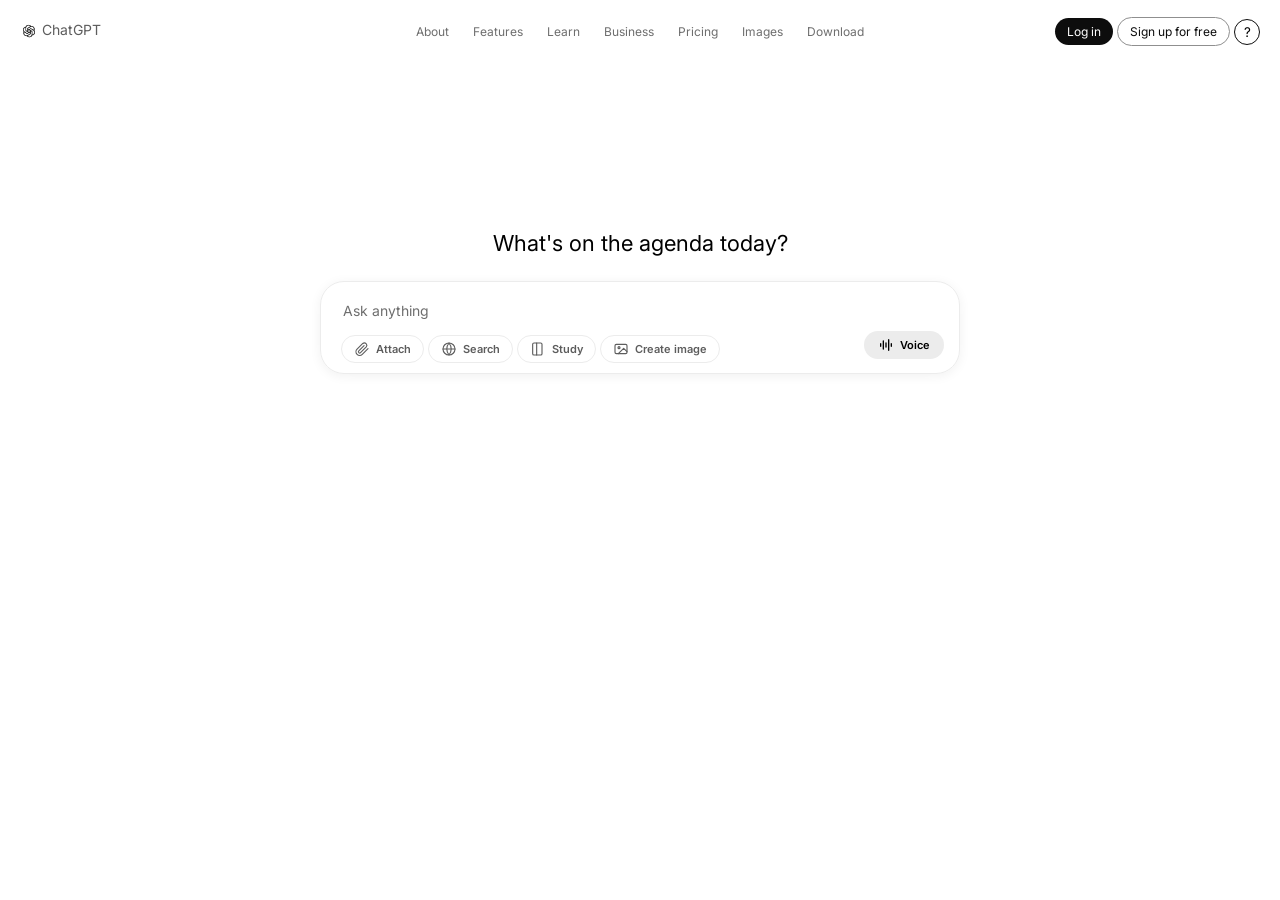
<file: index.html>
<!DOCTYPE html>
<html lang="en">
<head>
  <meta charset="UTF-8">
  <meta name="viewport" content="width=device-width, initial-scale=1.0">
  <title>ChatGPT</title>
  <link rel="preconnect" href="https://fonts.googleapis.com">
<link href="https://fonts.googleapis.com/css2?family=Inter:wght@400;500;600&display=swap" rel="stylesheet">
<link href="https://fonts.googleapis.com/css2?family=Inter:wght@400;500;600&display=swap" rel="stylesheet">
  <link rel="stylesheet" href="index.css">
</head>
<body>

  <header class="top-bar">

    <a href="index.html" class="brand">
      <img src="logoN.webp" alt="logo" class="brand-icon">
      <span class="brand-name">ChatGPT</span>
    </a>

    <nav class="main-nav">
      <a href="#">About</a>
      <a href="#">Features</a>
      <a href="#">Learn</a>
      <a href="#">Business</a>
      <a href="#">Pricing</a>
      <a href="images.html">Images</a>
      <a href="#">Download</a>
    </nav>

    <div class="actions">
      <a href="#" class="btn btn-dark">Log in</a>
      <a href="#" class="btn btn-outline">Sign up for free</a>
      <button type="button" class="btn-help" >?</button>
    </div>

  </header>

  <main class="content">
    <h1>What's on the agenda today?</h1>

    <form class="ask-box" >
      <input type="text" name="prompt" placeholder="Ask anything">

      <div class="tools">
        <button type="button" class="tool-btn">
  <svg viewBox="0 0 24 24" width="16" height="16" fill="none" stroke="currentColor" stroke-width="1.7" stroke-linecap="round" stroke-linejoin="round">
    <path d="M21 11.5l-8.6 8.6a5.5 5.5 0 0 1-7.8-7.8l8.6-8.6a3.7 3.7 0 0 1 5.2 5.2l-8.6 8.6a1.8 1.8 0 0 1-2.6-2.6l7.9-7.9"/>
  </svg>
  Attach
</button>

<button type="button" class="tool-btn">
  <svg viewBox="0 0 24 24" width="16" height="16" fill="none" stroke="currentColor" stroke-width="1.7" stroke-linecap="round" stroke-linejoin="round">
    <circle cx="12" cy="12" r="9"/>
    <path d="M3 12h18"/>
    <path d="M12 3a14 14 0 0 1 0 18a14 14 0 0 1 0-18z"/>
  </svg>
  Search
</button>

<button type="button" class="tool-btn">
  <svg viewBox="0 0 24 24" width="16" height="16" fill="none" stroke="currentColor" stroke-width="1.7" stroke-linecap="round" stroke-linejoin="round">
    <path d="M4 5a2 2 0 0 1 2-2h4v18H6a2 2 0 0 1-2-2z"/>
    <path d="M10 3h6a2 2 0 0 1 2 2v14a2 2 0 0 1-2 2h-6"/>
  </svg>
  Study
</button>

<button type="button" class="tool-btn">
  <svg viewBox="0 0 24 24" width="16" height="16" fill="none" stroke="currentColor" stroke-width="1.7" stroke-linecap="round" stroke-linejoin="round">
    <rect x="3" y="5" width="18" height="14" rx="2"/>
    <circle cx="9" cy="10" r="1.5"/>
    <path d="M21 16l-5-5-8 8"/>
  </svg>
  Create image
</button>

<button type="button" class="voice-btn">
  <svg viewBox="0 0 24 24" width="16" height="16" fill="none" stroke="currentColor" stroke-width="2" stroke-linecap="round">
    <path d="M4 10v4"/>
    <path d="M8 6v12"/>
    <path d="M12 9v6"/>
    <path d="M16 4v16"/>
    <path d="M20 10v4"/>
  </svg>
  Voice
</button>  </div>
    </form>
  </main>

</body>
</html>
</file>
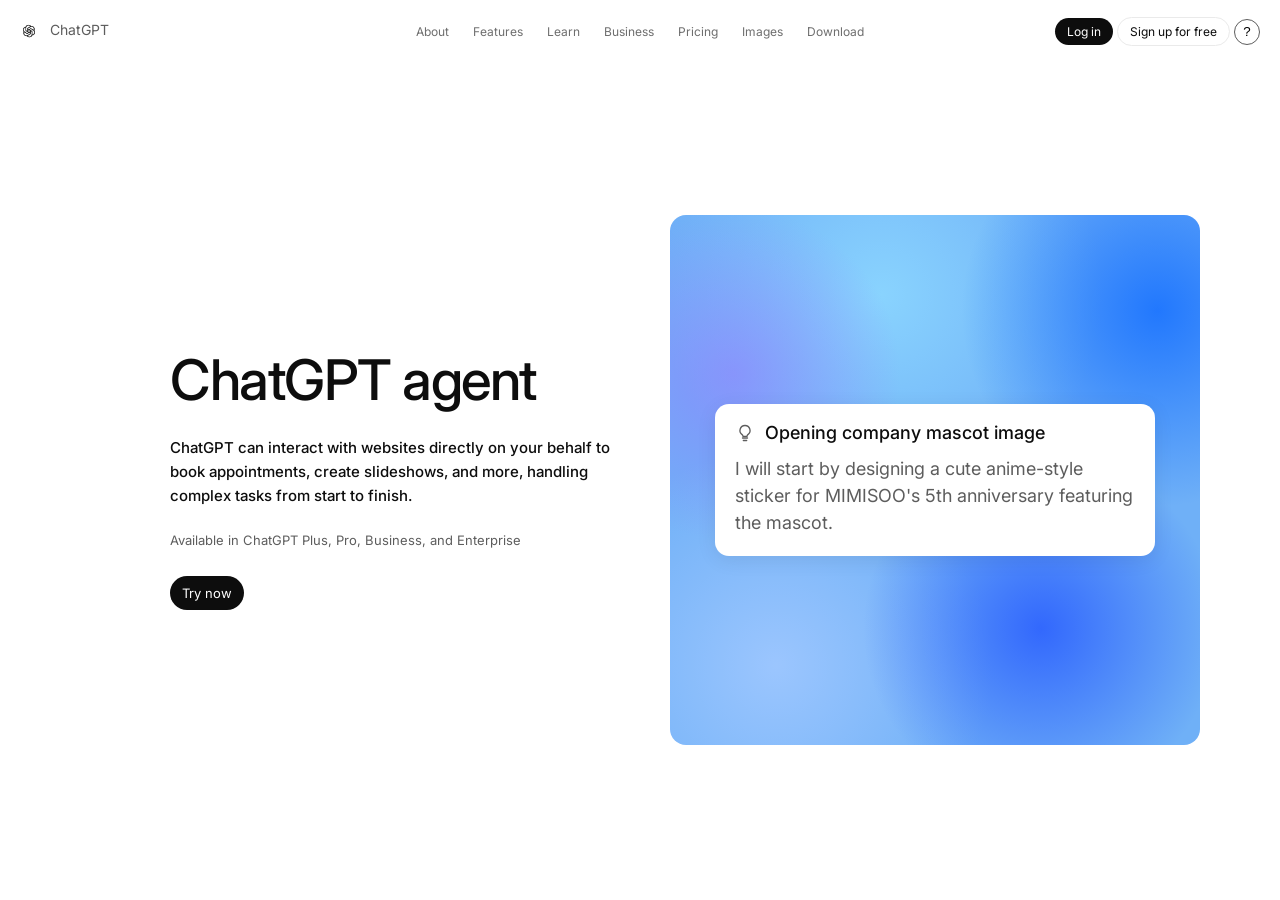
<file: agent.html>
<!DOCTYPE html>
<html lang="en">
<head>
    <meta charset="UTF-8">
    <meta name="viewport" content="width=device-width, initial-scale=1.0">
    <link rel="stylesheet" href="agent.css">
 <link rel="preconnect" href="https://fonts.googleapis.com">
<link href="https://fonts.googleapis.com/css2?family=Inter:wght@400;500;600&display=swap" rel="stylesheet">

    <title>Document</title>
</head>
<body>
    <header class="top-bar">
    <a href="index.html" class="brand">
      <img src="logoN.webp" alt="" class="brand-icon">
      <span>ChatGPT</span>
    </a>
<nav class="main-nav">
      <a href="#">About</a>
      <a href="#">Features</a>
      <a href="#">Learn</a>
      <a href="#">Business</a>
      <a href="#">Pricing</a>
      <a href="images.html">Images</a>
      <a href="#">Download</a>
    </nav>
    <div class="actions">
      <a href="#" class="btn btn-dark">Log in</a>
      <a href="#" class="btn btn-outline">Sign up for free</a>
      <button type="button" class="btn-help" aria-label="Help">?</button>
    </div>
  </header>
<main class="hero">
  <div class="hero-text">
    <div class="hero-text">
  <h1 class="hero-title">ChatGPT agent</h1>

  <p class="hero-desc">
    ChatGPT can interact with websites directly on your behalf to book
    appointments, create slideshows, and more, handling complex tasks
    from start to finish.
  </p>

  <p class="hero-note">
    Available in ChatGPT Plus, Pro, Business, and Enterprise
  </p>

  <a href="#" class="btn btn-dark btn-sm">Try now</a>
</div>
  </div>

 
    <div class="hero-visual">
  <div class="info-card">
    <div class="info-head">
      <svg class="info-icon" viewBox="0 0 24 24" width="20" height="20" fill="none"
           stroke="currentColor" stroke-width="1.6" stroke-linecap="round" stroke-linejoin="round">
        <path d="M9 18h6"/>
        <path d="M10 21h4"/>
        <path d="M12 3a6 6 0 0 0-3.5 10.9c.6.5 1 1.2 1 2.1h5c0-.9.4-1.6 1-2.1A6 6 0 0 0 12 3z"/>
      </svg>
      <span class="info-title">Opening company mascot image</span>
    </div>

    <p class="info-text">
      I will start by designing a cute anime-style sticker for
      MIMISOO's 5th anniversary featuring the mascot.
    </p>
  
</div>
  </div>
</main>



    
</body>
</html>
</file>
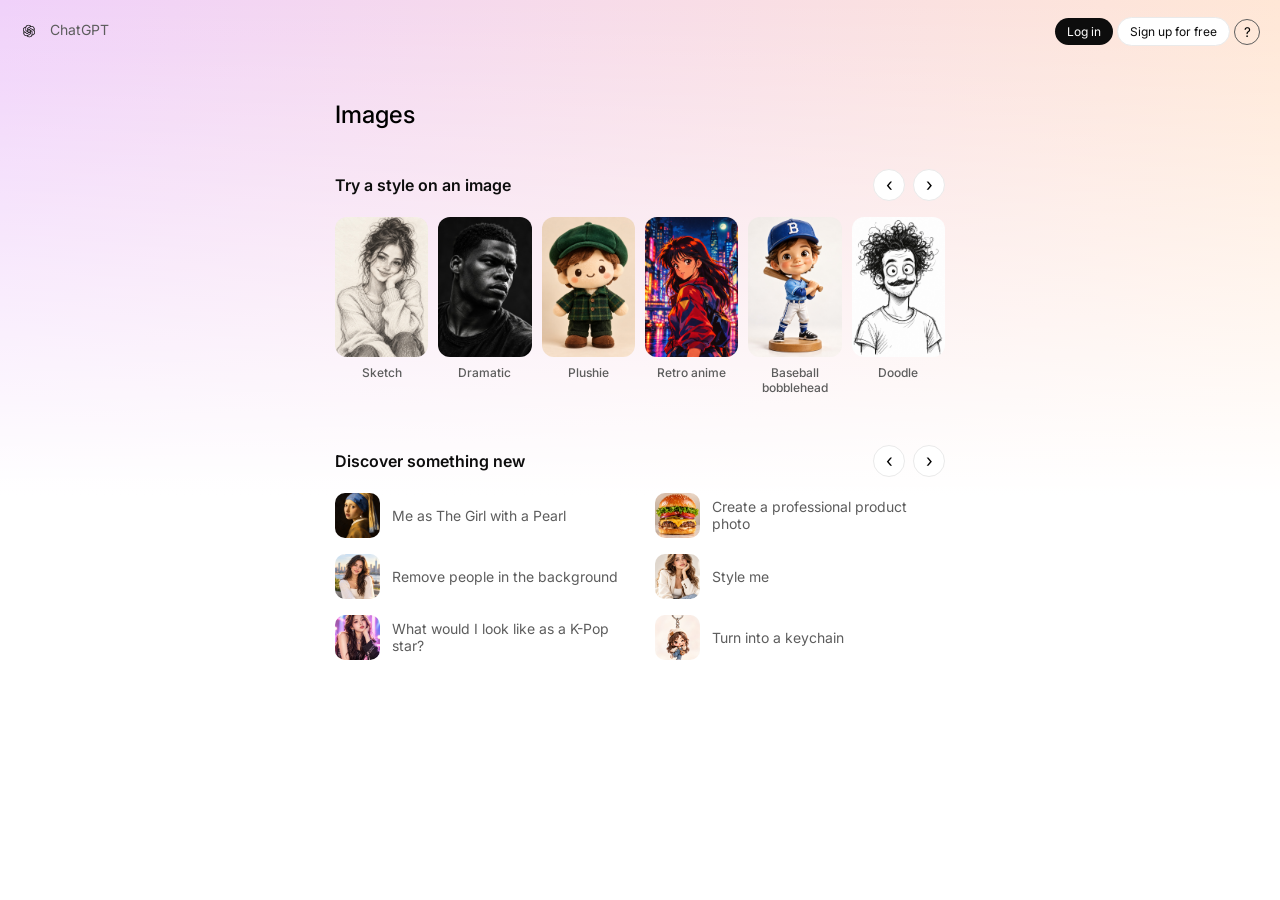
<file: images.html>
<!DOCTYPE html>
<html lang="en">
<head>
  <meta charset="UTF-8">
  <meta name="viewport" content="width=device-width, initial-scale=1.0">
  <title>Images - ChatGPT</title>
  <link rel="stylesheet" href="images.css">
  <link rel="preconnect" href="https://fonts.googleapis.com">
<link href="https://fonts.googleapis.com/css2?family=Inter:wght@400;500;600&display=swap" rel="stylesheet">
</head>
<body>

  <header class="top-bar">
    <a href="index.html" class="brand">
      <img src="logoN.webp" alt="" class="brand-icon">
      <span>ChatGPT</span>
    </a>

    <div class="actions">
      <a href="#" class="btn btn-dark">Log in</a>
      <a href="#" class="btn btn-outline">Sign up for free</a>
      <button type="button" class="btn-help" aria-label="Help">?</button>
    </div>
  </header>
<main class="content">
  <h1 class="page-title">Images</h1>

<section class="section">
  <div class="section-head">
    <h2 class="section-title">Try a style on an image</h2>
    <div class="arrows">
      <button type="button" class="arrow" >&lsaquo;</button>
      <button type="button" class="arrow" ">&rsaquo;</button>
    </div>
  </div>

  <div class="style-row">
    <a href="#" class="style-card">
      <img src="img/img1.jpeg" alt="">
      <span>Sketch</span>
    </a>
    <a href="#" class="style-card">
      <img src="img/img2.jpeg" alt="">
      <span>Dramatic</span>
    </a>
    <a href="#" class="style-card">
      <img src="img/img3.jpeg" alt="">
      <span>Plushie</span>
    </a>
    <a href="#" class="style-card">
      <img src="img/img4.jpeg" alt="">
      <span>Retro anime</span>
    </a>
    <a href="#" class="style-card">
      <img src="img/img5.jpeg" alt="">
      <span>Baseball bobblehead</span>
    </a>
    <a href="#" class="style-card">
      <img src="img/img6.jpeg" alt="">
      <span>Doodle</span>
    </a>
  </div>
</section>

<section class="section">
  <div class="section-head">
    <h2 class="section-title">Discover something new</h2>
    <div class="arrows">
      <button type="button" class="arrow" >&lsaquo;</button>
      <button type="button" class="arrow" >&rsaquo;</button>
    </div>
  </div>

  <div class="discover-grid">
    <a href="#" class="discover-item">
      <img src="img/img7.jpeg" alt="">
      <span>Me as The Girl with a Pearl</span>
    </a>
    <a href="#" class="discover-item">
      <img src="img/img10.jpeg" alt="">
      <span>Create a professional product photo</span>
    </a>
    <a href="#" class="discover-item">
      <img src="img/img8.jpeg" alt="">
      <span>Remove people in the background</span>
    </a>
    <a href="#" class="discover-item">
      <img src="img/img11.jpeg" alt="">
      <span>Style me</span>
    </a>
    <a href="#" class="discover-item">
      <img src="img/img9.jpeg" alt="">
      <span>What would I look like as a K-Pop star?</span>
    </a>
    <a href="#" class="discover-item">
      <img src="img/img12.jpeg" alt="">
      <span>Turn into a keychain</span>
    </a>
  </div>
</section>


  </main>



</body>
</html>
</file>
<file: index.css>
* {
    box-sizing: border-box;
}

body {
    margin: 0;
    font-family: "Inter", "Segoe UI", Arial, sans-serif;
    background: #fff;
}

.top-bar {
    position: relative;
    height: 60px;
    padding: 0 20px;
}

.brand {
    float: left;
    line-height: 60px;
    text-decoration: none;
    color: #5D5D5D;
    font-size: 14px;
}


.brand-icon {
    width: 18px;
    height: 18px;
    vertical-align: middle;
}

.main-nav {
    position: absolute;
    left: 0;
    right: 0;
    top: 0;
    text-align: center;
    line-height: 60px;
}


.main-nav a {
    margin: 0 10px;
    font-size: 12px;
    color: #6E6E6E;
    text-decoration: none;
}

.actions {
    position: relative;
    float: right;

    line-height: 60px;
}



.btn-dark {
    background: #0D0D0D;
    color: #fff;
}


.btn-outline {
    border: 1px solid  #8F8F8F;
    color: #0D0D0D;
}


.btn {
    display: inline-block;
    padding: 6px 12px;
    border-radius: 15px;
    font-size: 12px;
    line-height: normal;
    text-decoration: none;
    vertical-align: middle;
}

.btn-help {
    width: 26px;
    height: 26px;
    border-radius: 50%;
    border: 1px solid #0D0D0D;
    background: none;
    vertical-align: middle;
}

.content {
    text-align: center;
    padding-top: 170px;
}

h1 {
    font-size: 22px;
    font-weight: 400;
    margin: 0 0 25px 0;
}

.ask-box {
    position: relative;
    width: 640px;
    /* height: 80px; */
    margin: 0 auto;
    padding: 18px 20px 10px;
    /* padding: 14px 15px; */
    text-align: left;
    border: 1px solid #ececec;
    box-shadow: 0 2px 12px rgba(0, 0, 0, 0.06);
    border-radius: 24px;
}


.ask-box input {
    width: 100%;
    border: none;
    font-size: 14px;
}

.ask-box input::placeholder {
    color: #6E6E6E;
}

.tools {
    margin-top: 15px;
}

.tool-btn {
    padding: 5px 12px;
    border: 1px solid #ececec;
    border-radius: 20px;
    background: #fff;
    font-size: 11px;
    font-weight: 600;
color: #5d5d5d;
display: inline-flex;
align-items: center;
gap: 6px;
}

.voice-btn {
  position: absolute;
  right: 15px;
  bottom: 14px;
  padding: 6px 14px;
  border: none;
  border-radius: 20px;
  background: #ECECEC;
  font-size: 11px;
  font-weight: 600;
  display: inline-flex;
align-items: center;
gap: 6px;
}
button, input { font-family: inherit; }
</file>
<file: agent.css>
body {
  font-family: "Inter", "Segoe UI", Arial, Helvetica, sans-serif;
    margin: 0;
  min-height: 100vh;
  }
  .top-bar {
  height: 60px;
  padding: 0 20px;
  overflow: hidden;
}

.brand {
  float: left;
  line-height: 60px;
  text-decoration: none;
  color: #5D5D5D;
  font-size: 14px;
}
.brand-icon {
  width: 18px;
  height: 18px;
  vertical-align: middle;
  margin-right: 8px;
}

.actions {
  float: right;
  line-height: 60px;
}

.btn {
  display: inline-block;
  padding: 6px 12px;
  border-radius: 20px;
  font-size: 12px;
  line-height: normal;
  text-decoration: none;
  vertical-align: middle;
}
.btn-dark {
  background: #0D0D0D;
  color: #fff;
}
.btn-outline {
  background: #fff;
  border: 1px solid #EAEAEA;
  color: #0D0D0D;
}

.btn-help {
  width: 26px;
  height: 26px;
  border-radius: 50%;
  border: 1px solid #5D5D5D;
  background: none;
  vertical-align: middle;
}
.main-nav {
    position: absolute;
    left: 0;
    right: 0;
    top: 0;
    text-align: center;
    line-height: 60px;
}


.main-nav a {
    margin: 0 10px;
    font-size: 12px;
    color: #6E6E6E;
    text-decoration: none;
}

.actions {
    position: relative;
    float: right;

    line-height: 60px;
}
.hero {
  display: grid;
  grid-template-columns: 1fr 1fr;
  align-items: center;
  gap: 60px;
  max-width: 1200px;
  margin: 0 auto;
  padding: 60px 40px;
  box-sizing: border-box;
  min-height: calc(100vh - 60px);
}

.hero-text {
  max-width: 440px;
  justify-self: end;
}

 .hero-visual {
  position: relative;
  aspect-ratio: 1 / 1;
  border-radius: 16px;
  overflow: hidden;
  background:
    radial-gradient(circle at 12% 30%, rgba(150, 120, 255, 0.55) 0%, transparent 28%),
    radial-gradient(circle at 92% 18%, rgba(20, 110, 255, 0.85) 0%, transparent 30%),
    radial-gradient(circle at 70% 78%, rgba(30, 80, 255, 0.75) 0%, transparent 32%),
    radial-gradient(circle at 20% 85%, rgba(160, 200, 255, 0.9) 0%, transparent 35%),
    radial-gradient(circle at 40% 15%, rgba(140, 215, 255, 0.9) 0%, transparent 40%),
    #6fb0f7;
}

.hero-title {
  margin: 0 0 24px;
  font-size: 56px;
  font-weight: 500;
  line-height: 1.1;
  letter-spacing: -1.5px;
  color: #0d0d0d;
}

.hero-desc {
  margin: 0 0 24px;
  font-size: 15px;
  line-height: 1.6;
  font-weight: 500;
  color: #0d0d0d;
}

.hero-note {
  margin: 0 0 28px;
  font-size: 13px;
  color: #5d5d5d;
}

.btn-sm {
  padding: 9px 12px;
  font-size: 13px;
}
.hero-visual {
  display: flex;
  align-items: center;
  justify-content: center;
}

.info-card {
  width: 83%;
  box-sizing: border-box;
  padding: 18px 20px 20px;
  background: #fff;
  border-radius: 14px;
  box-shadow: 0 4px 20px rgba(0, 0, 0, 0.08);
}

.info-head {
  display: flex;
  align-items: center;
  gap: 10px;
  margin-bottom: 12px;
}

.info-icon {
  flex-shrink: 0;
  color: #5d5d5d;
}

.info-title {
  font-size: 18px;
  font-weight: 500;
  color: #0d0d0d;
}

.info-text {
  margin: 0;
  font-size: 18px;
  line-height: 1.5;
  color: #5d5d5d;
}
</file>
<file: images.css>
.top-bar {
  height: 60px;
  padding: 0 20px;
  overflow: hidden;
}

.brand {
  float: left;
  line-height: 60px;
  text-decoration: none;
  color: #5D5D5D;
  font-size: 14px;
}
.brand-icon {
  width: 18px;
  height: 18px;
  vertical-align: middle;
  margin-right: 8px;
}

.actions {
  float: right;
  line-height: 60px;
}

.btn {
  display: inline-block;
  padding: 6px 12px;
  border-radius: 20px;
  font-size: 12px;
  line-height: normal;
  text-decoration: none;
  vertical-align: middle;
}
.btn-dark {
  background: #0D0D0D;
  color: #fff;
}
.btn-outline {
  background: #fff;
  border: 1px solid #EAEAEA;
  color: #0D0D0D;
}

.btn-help {
  width: 26px;
  height: 26px;
  border-radius: 50%;
  border: 1px solid #5D5D5D;
  background: none;
  vertical-align: middle;
}

body {
  font-family: "Inter", "Segoe UI", Arial, Helvetica, sans-serif;
  margin: 0;
  min-height: 100vh;
  background:
    linear-gradient(to bottom, rgba(255, 255, 255, 0) 0%, #ffffff 55%),
    linear-gradient(to right, #f0d1fa 0%, #ffe7d6 100%);
  /* background-repeat: no-repeat; */
}
button {
  font-family: inherit;
}

.content {
  box-sizing: border-box;
  max-width: 610px;
  margin: 0 auto;
  padding: 40px 0;
}

.page-title {
  margin: 0 0 40px;
  font-size: 24px;
  font-weight: 500;
}


.section {
  margin-bottom: 50px;
}

.section-head {
  display: flex;
  justify-content: space-between;
  align-items: center;
  margin-bottom: 16px;
}

.section-title {
  margin: 0;
  font-size: 16px;
  font-weight: 500;
}

.arrows {
  display: flex;
  gap: 8px;
}

.arrow {
  width: 32px;
  height: 32px;
  border-radius: 50%;
  border: 1px solid #eaeaea;
  background: #fff;
  font-size: 18px;
  line-height: 1;
  cursor: pointer;
}

.style-row {
  display: flex;
  gap: 10px;
}

.style-card {
  flex: 1;
  min-width: 0;
  text-align: center;
  text-decoration: none;
  color: #5d5d5d;
  font-size: 11px;
}

.style-card img {
  display: block;
  width: 100%;
  aspect-ratio: 110 / 165;
  object-fit: cover;
  border-radius: 12px;
  margin-bottom: 8px;
}

.discover-grid {
  display: grid;
  grid-template-columns: 1fr 1fr;
  gap: 16px 30px;
}

.discover-item {
  display: flex;
  align-items: center;
  gap: 12px;
  text-decoration: none;
  color: #5d5d5d;
  font-size: 14px;
}

.discover-item img {
  width: 45px;
  height: 45px;
  object-fit: cover;
  border-radius: 10px;
  flex-shrink: 0;
}
.section-title {
  font-size: 16px;
  font-weight: 600;
  color: #0d0d0d;
}
.style-card {
  color: #5d5d5d;
  font-size: 12px;
  font-weight: 500;
}
</file>
